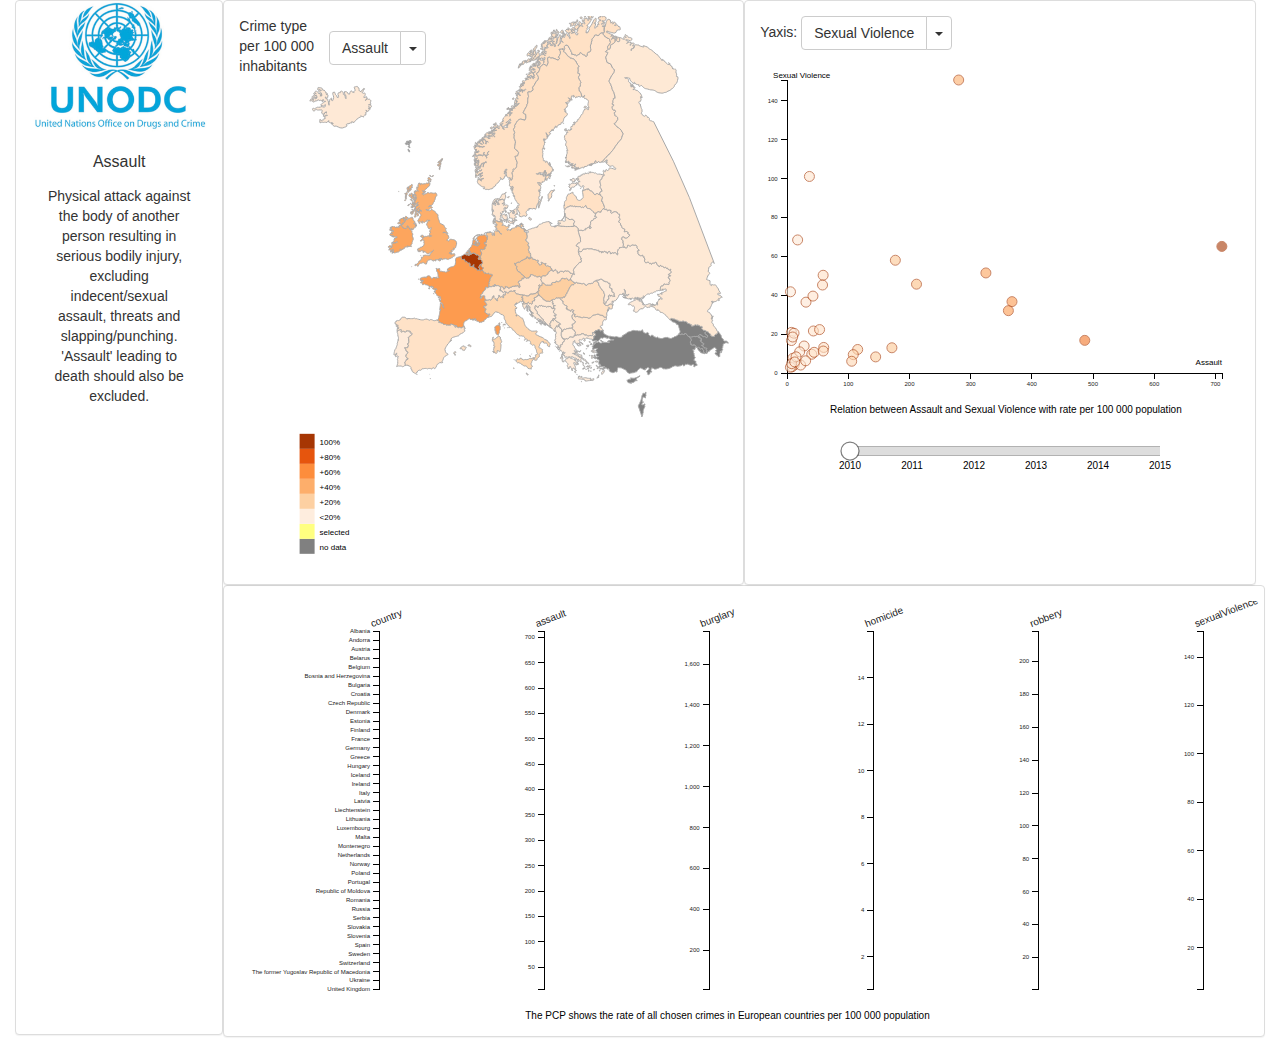
<file: index.html>
<!DOCTYPE html>
<html>

<head>
	<title></title>
	<!--our css-->
	<link rel=stylesheet href=map/map.css> <link rel=stylesheet href=pcp/pcp.css> <link rel=stylesheet href=main/main.css>
	 <link rel=stylesheet href=scatterplot/scatterplot.css> <!--bootstrap-->
	<link href="lib/bootstrap.min.css" rel="stylesheet">
	<script src="https://ajax.googleapis.com/ajax/libs/jquery/1.12.4/jquery.min.js"></script>
	<script src="lib/bootstrap.min.js"></script>
	<!--libraries-->
	<script type="text/javascript" src="lib/d3.v4.min.js" charset="utf-8"></script>
	<script type="text/javascript" src="lib/topojson.v1.min.js" charset="utf-8"></script>
</head>


<body>
	<div id="main" class="container-fluid">
		<!--BIG COL THAT ENGLOB EVERYTHING-->
		<!--<div class="col-xs-12">-->
		<!--BIG COL LEFT-->
		<div class="panel panel-default col-xs-2" id="text">
			<img src="data/UNODC_logo.jpg" class="img-responsive" alt="Logo">
			<br/>
			<h1 class="panel-title text-center font-weight-bold" id="header">Crime</h1>
			<div class="panel-body text-center" id="content">
				Definition
			</div>
		</div>

		<!--BIG COL RIGHT-->
		<div class="col-xs-10">
			<!--2 ROWS-->
			<div class="row-fluid">
				<!--ROW 1 : map and scatterplot-->
				<div class="row">
					<!--map-->
					<div class="panel panel-default col-xs-6 nopadding" id="right">
						<div class="panel-body row">
							<p class="col-xs-3 text-left">Crime type <br/> per 100 000 inhabitants</p>
							<div class="btn-group col-xs-8" style="z-index:1; width: 200px; margin-top: 1.5rem; margin-left: -4rem">
								<button class="btn btn-default" type="button" id="bmap">Crimes</button>
								<button class="btn btn-default dropdown-toggle" type="button" id="dropdownMenu1" data-toggle="dropdown"
								 aria-haspopup="true" aria-expanded="false">
									<span class="caret"></span>
									<span class="sr-only">Toggle Dropdown</span>
								</button>
								<ul id="crimes" class="dropdown-menu" aria-labelledby="dropdownMenu1">
									<li><a href="#" onclick="selectCrime('assault', 0)">Assault</a></li>
									<li><a href="#" onclick="selectCrime('burglary', 1)">Burglary</a></li>
									<li><a href="#" onclick="selectCrime('homicide', 2)">Homicide</a></li>
									<li><a href="#" onclick="selectCrime('robbery', 3)">Robbery</a></li>
									<li><a href="#" onclick="selectCrime('sexualviolence', 4)">Sexual Violence</a></li>
								</ul>
							</div>
							<svg id="map" style="position:relative"></svg>
						</div>
					</div>

					<!--scatterplot-->
					<div class="panel panel-default col-xs-5 nopadding" id="containerSP">
						<div class="panel-body">
							<div id="selectionUI">
								Yaxis:
								<div class="btn-group">
									<button class="btn btn-default" type="button" id="bscatter">Crimes</button>
									<button class="btn btn-default dropdown-toggle" type="button" id="dropdownMenu2" data-toggle="dropdown"
									 aria-haspopup="true" aria-expanded="true">
										<span class="caret"></span>
										<span class="sr-only">Toggle Dropdown</span>
									</button>
									<ul id="yAxis" class="dropdown-menu" aria-labelledby="dropdownMenu2">
										<li><a href="#" onclick="selectYaxis('assault', 0)">Assault</a></li>
										<li><a href="#" onclick="selectYaxis('burglary', 1)">Burglary</a></li>
										<li><a href="#" onclick="selectYaxis('homicide'), 2">Homicide</a></li>
										<li><a href="#" onclick="selectYaxis('robbery', 3)">Robbery</a></li>
										<li><a href="#" onclick="selectYaxis('sexualviolence', 4)">Sexual Violence</a></li>
									</ul>
								</div>
							</div>
							<svg id="scatterplot"></svg>
							<svg id="legScatter"></svg>
							<!--slider-->
							<svg id="slider"></svg>
						</div>
					</div>
				</div>
				<!--ROW 2 : pcp-->
				<div class="row">
					<div class="panel panel-default" id="parallel">
						<div class="panel-body" id="bottom"></div>
					</div>
				</div>
			</div>
		</div>
	</div>


	<!--external-->
	<script src="https://bl.ocks.org/syntagmatic/raw/3341641/render-queue.js"></script>
	<!--data-->
	
	<script type="text/javascript" src="data/assault.js"></script>
	<script type="text/javascript" src="data/burglary.js"></script>
	<script type="text/javascript" src="data/homicide.js"></script>
	<script type="text/javascript" src="data/robbery.js"></script>
	<script type="text/javascript" src="data/sexualviolence.js"></script>
	<script type="text/javascript" src="data/europe.js"></script>
	<!--constants-->
	<script type="text/javascript" src="main/constants.js"></script>
	<!--js files-->
	<script type="text/javascript" src="slider/slider.js"></script>
	<script type="text/javascript" src="scatterplot/scatterplot.js"></script>
	<script type="text/javascript" src="map/map.js"></script>
	<script type="text/javascript" src="pcp/pcp.js"></script>
	<script type="text/javascript" src="main/main.js"></script>

</body>

</html>
</file>
